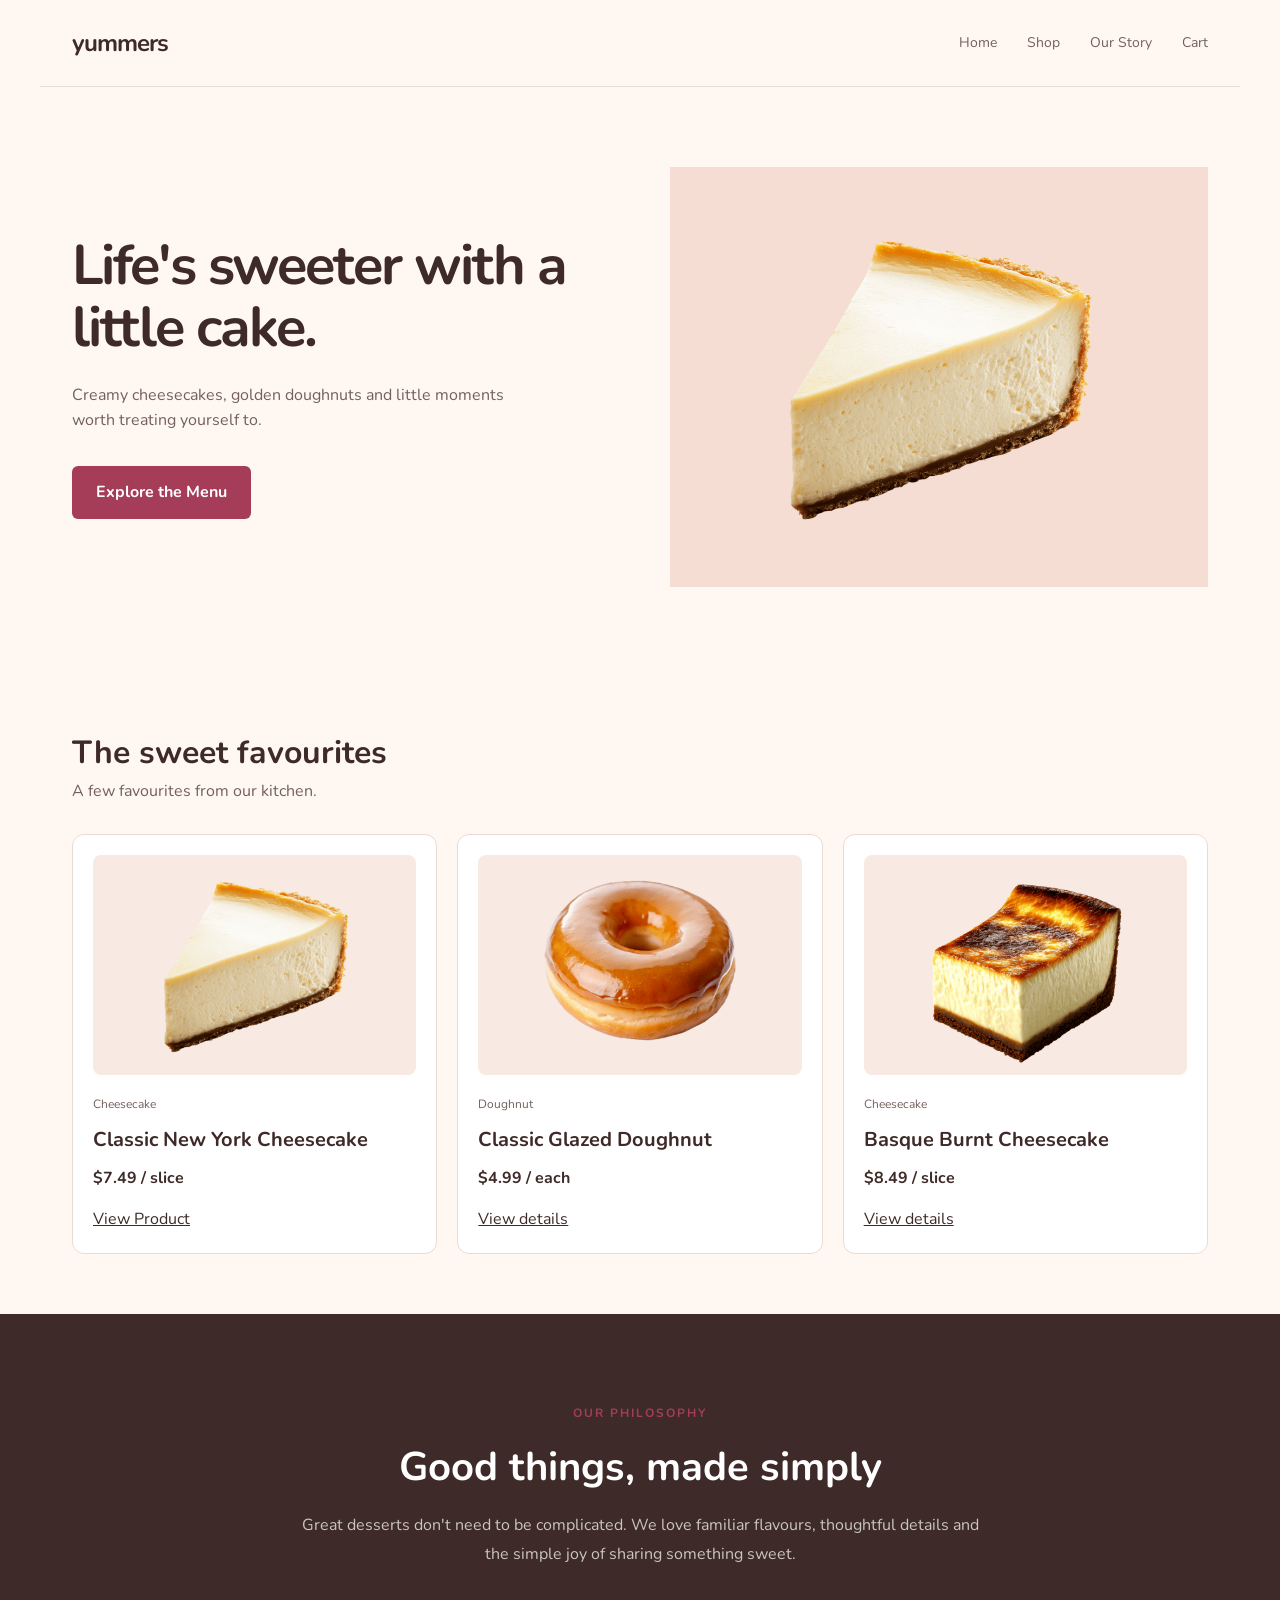
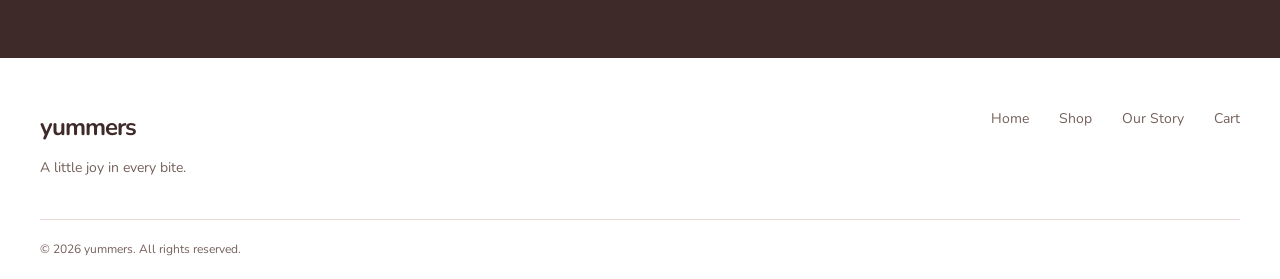
<file: index.html>
<!DOCTYPE html>
<html lang="en">
    <head>
        <meta charset="UTF-8">
        <meta name="viewport" content="width=device-width, initial-scale=1.0">
        <title>yummers</title>
        <link rel="stylesheet" href="css/style.css">
        <link rel="preconnect" href="https://fonts.googleapis.com">
        <link rel="preconnect" href="https://fonts.gstatic.com" crossorigin>
        <link href="https://fonts.googleapis.com/css2?family=Nunito:ital,wght@0,200..1000;1,200..1000&display=swap" rel="stylesheet">
    </head>

    <body>
        <header class="site-header">
            <a href="index.html" class="logo">yummers</a>

            <nav class="site-nav" aria-label="Main navigation">
                <a href="index.html">Home</a>
                <a href="products.html">Shop</a>
                <a href="index.html#our-story">Our Story</a>
                <a href="cart.html">Cart</a>
            </nav>
        </header>

        <!-- Main Content -->
        <main>

            <!-- Hero Section -->
            <section class="hero">
                <div class="hero-content">
                    <h1>Life's sweeter with a little cake.</h1>

                    <p class="hero-description">
                        Creamy cheesecakes, golden doughnuts and
                        little moments worth treating yourself to.
                    </p>

                    <a href="products.html" class="button">
                        Explore the Menu
                    </a>
                </div>

                <div class="hero-visual">
                    <img
                        src="assets/images/nycheesecake.png"
                        alt="Slice of New York cheesecake"
                        class="hero-image"
                    >
                </div>
            </section>

            <!-- Featured Products -->
            <section class="featured-products">

                <div class="section-heading">
                    <h2>The sweet favourites</h2>
                    <p>A few favourites from our kitchen.</p>
                </div>
                
                <div class="product-grid">

                    <!-- Product 1 -->
                     <article class="product-card">
                        <div class="product-image">
                            <img src="assets/images/nycheesecake.png"
                            alt="new york cheesecake"
                            loading="lazy">
                        </div>

                        <p class="product-category">Cheesecake</p>
                        <h3>Classic New York Cheesecake</h3>
                        <p class="product-price">$7.49 / slice</p>

                        <a href="product.html" class="product-link">
                            View Product
                        </a>
                     </article>

                     <!-- Product 2 -->
                    <article class="product-card">
                        <div class="product-image">
                            <img src="assets/images/glazedonut.png">
                        </div>

                        <p class="product-category">Doughnut</p>
                        <h3>Classic Glazed Doughnut</h3>
                        <p class="product-price">$4.99 / each</p>

                        <a href="product.html" class="product-link">
                            View details
                        </a>
                    </article>

                    <!-- Product 3 -->
                     <article class="product-card">
                        <div class="product-image">
                            <img src="assets/images/bakedcreamycheesecake.png">
                        </div>

                        <p class="product-category">Cheesecake</p>
                        <h3>Basque Burnt Cheesecake</h3>
                        <p class="product-price">$8.49 / slice</p>

                        <a href="product.html" class="product-link">
                            View details
                        </a>
                     </article>

                </div>
            </section>

            <!-- Brand Introduction -->
             <section class="brand-section" id="our-story">
                <div class="brand-content">
                    <p class="eyebrow">OUR PHILOSOPHY</p>
                    <h2>Good things, made simply</h2>
                    <p>
                        Great desserts don't need to be complicated.
                        We love familiar flavours, thoughtful details
                        and the simple joy of sharing something sweet.
                    </p>
                </div>
             </section>
        </main>
        <footer class="site-footer">
            <div class="footer-content">
                <div class="footer-brand">
                    <a href="index.html" class="logo">yummers</a>
                    <p>A little joy in every bite.</p>
                </div>
                <nav class="footer-links" aria-label="Footer navigation">
                    <a href="index.html">Home</a>
                    <a href="products.html">Shop</a>
                    <a href="index.html#our-story">Our Story</a>
                    <a href="cart.html">Cart</a>
                </nav>

            </div>
            
            <div class="footer-bottom">
                <p>&copy; 2026 yummers. All rights reserved.</p>
            </div>
        </footer>
    </body>
</html>
</file>
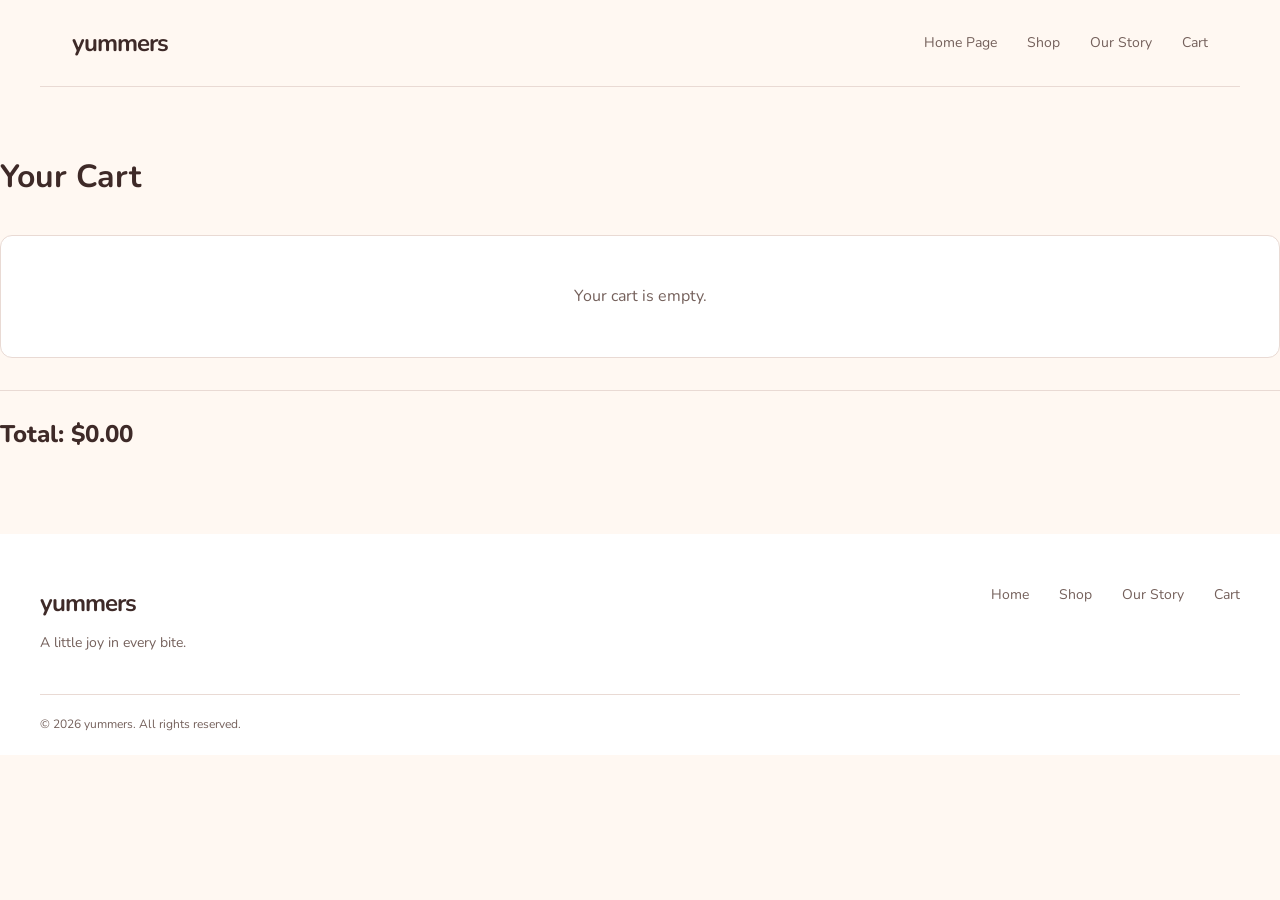
<file: cart.html>
<!DOCTYPE html>
<html lang="en">
    <head>
        <meta charset="UTF-8">
        <meta name="viewport" content="width=device-width, initial-scale=1.0">
        <title>Your Cart | yummers</title>
        <link rel="stylesheet" href="css/style.css">
        <link rel="preconnect" href="https://fonts.googleapis.com">
        <link rel="preconnect" href="https://fonts.gstatic.com" crossorigin>
        <link href="https://fonts.googleapis.com/css2?family=Nunito:ital,wght@0,200..1000;1,200..1000&display=swap" rel="stylesheet">
    </head>

    <body>
        <header class="site-header">
            <a href="index.html" class="logo">yummers</a>

            <nav class="site-nav" aria-label="Main navigation">
                <a href="index.html">Home Page</a>
                <a href="products.html">Shop</a>
                <a href="index.html#our-story">Our Story</a>
                <a href="cart.html">Cart</a>
            </nav>
        </header>
        <main class="container cart-page">
            <h1>Your Cart</h1>
            <div id="cart-items"></div>
            <p id="cart-total"></p>
        </main>
        <footer class="site-footer">
            <div class="footer-content">
                <div class="footer-brand">
                    <a href="index.html" class="logo">yummers</a>
                    <p>A little joy in every bite.</p>
                </div>
                <nav class="footer-links" aria-label="Footer navigation">
                    <a href="index.html">Home</a>
                    <a href="products.html">Shop</a>
                    <a href="index.html#our-story">Our Story</a>
                    <a href="cart.html">Cart</a>
                </nav>

            </div>
            
            <div class="footer-bottom">
                <p>&copy; 2026 yummers. All rights reserved.</p>
            </div>
        </footer>
        <script type="module" src="js/cart-page.js"></script>
    </body>
</html>
</file>
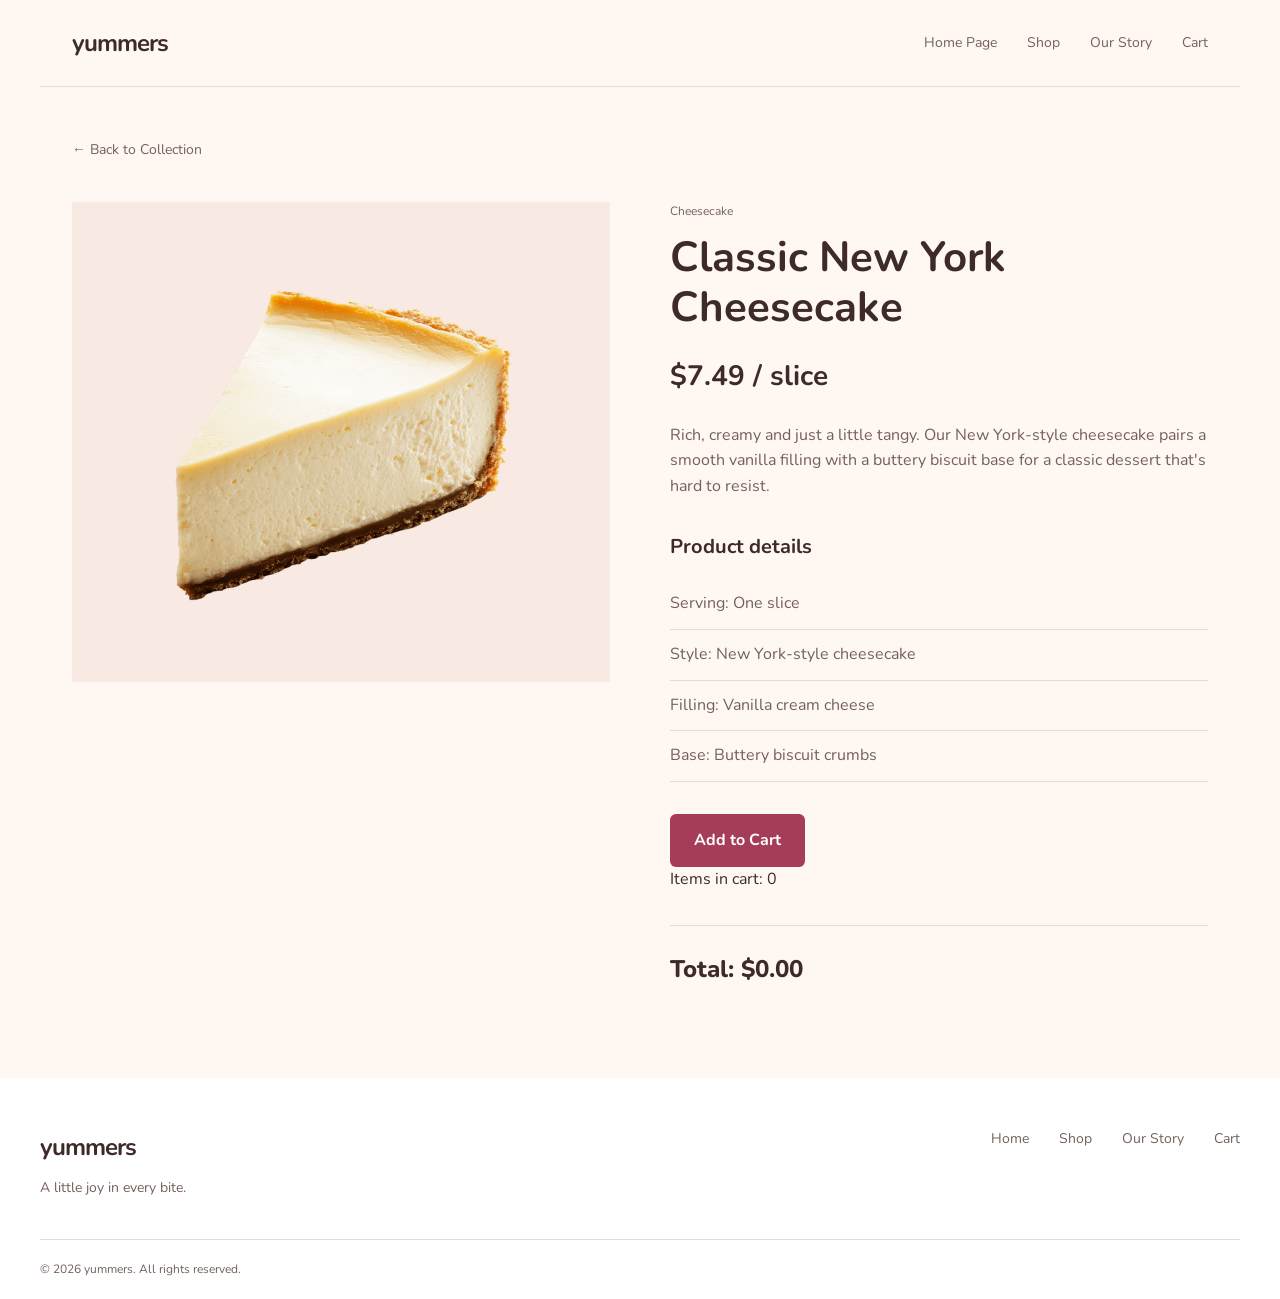
<file: product.html>
<!DOCTYPE html>
<html lang="en">
    <head>
        <meta charset="UTF-8">
        <meta name="viewport" content="width=device-width, initial-scale=1.0">
        <title>Classic New York Cheesecake | yummers</title>
        <link rel="stylesheet" href="css/style.css">
        <link rel="preconnect" href="https://fonts.googleapis.com">
        <link rel="preconnect" href="https://fonts.gstatic.com" crossorigin>
        <link href="https://fonts.googleapis.com/css2?family=Nunito:ital,wght@0,200..1000;1,200..1000&display=swap" rel="stylesheet">
    </head>

    <body>
        <header class="site-header">
            <a href="index.html" class="logo">yummers</a>

            <nav class="site-nav" aria-label="Main navigation">
                <a href="index.html">Home Page</a>
                <a href="products.html">Shop</a>
                <a href="index.html#our-story">Our Story</a>
                <a href="cart.html">Cart</a>
            </nav>
        </header>

        <!-- Main Content -->
        <main class="product-page">
            <a href="products.html" class="back-link">
                ← Back to Collection
            </a>

            <section class="product-detail" aria-labelledby="product-title">
                <!-- Product Image -->
                 <div class="detail-image">
                    <img
                        src="assets/images/nycheesecake.png"
                        alt="new york cheesecake">
                 </div>

                 <!-- Product Information -->
                  <div class="detail-info">
                    <p class="product-category">Cheesecake</p>
                    <h1 id="product-title">Classic New York Cheesecake</h1>
                    <p class="detail-price">$7.49 / slice</p>
                    <p class="detail-description">
                        Rich, creamy and just a little tangy. Our New York-style
                        cheesecake pairs a smooth vanilla filling with a buttery
                        biscuit base for a classic dessert that's hard to resist.
                    </p>
                    <h2>Product details</h2>
                    <ul class="detail-specs">
                        <li>Serving: One slice</li>
                        <li>Style: New York-style cheesecake</li>
                        <li>Filling: Vanilla cream cheese</li>
                        <li>Base: Buttery biscuit crumbs</li>
                    </ul>
                    <button type="button" class="button" id="add-to-cart">
                        Add to Cart
                    </button>
                    <p id="cart-feedback" role="status"></p>
                    <p id="card-summary"></p>
                    <p id="cart-total"></p>
                  </div>
            </section>
        </main>

        <footer class="site-footer">
            <div class="footer-content">
                <div class="footer-brand">
                    <a href="index.html" class="logo">yummers</a>
                    <p>A little joy in every bite.</p>
                </div>
                <nav class="footer-links" aria-label="Footer navigation">
                    <a href="index.html">Home</a>
                    <a href="products.html">Shop</a>
                    <a href="index.html#our-story">Our Story</a>
                    <a href="cart.html">Cart</a>
                </nav>

            </div>
            
            <div class="footer-bottom">
                <p>&copy; 2026 yummers. All rights reserved.</p>
            </div>
        </footer>
        <script type="module" src="js/cart.js"></script>
    </body>
</html>
</file>
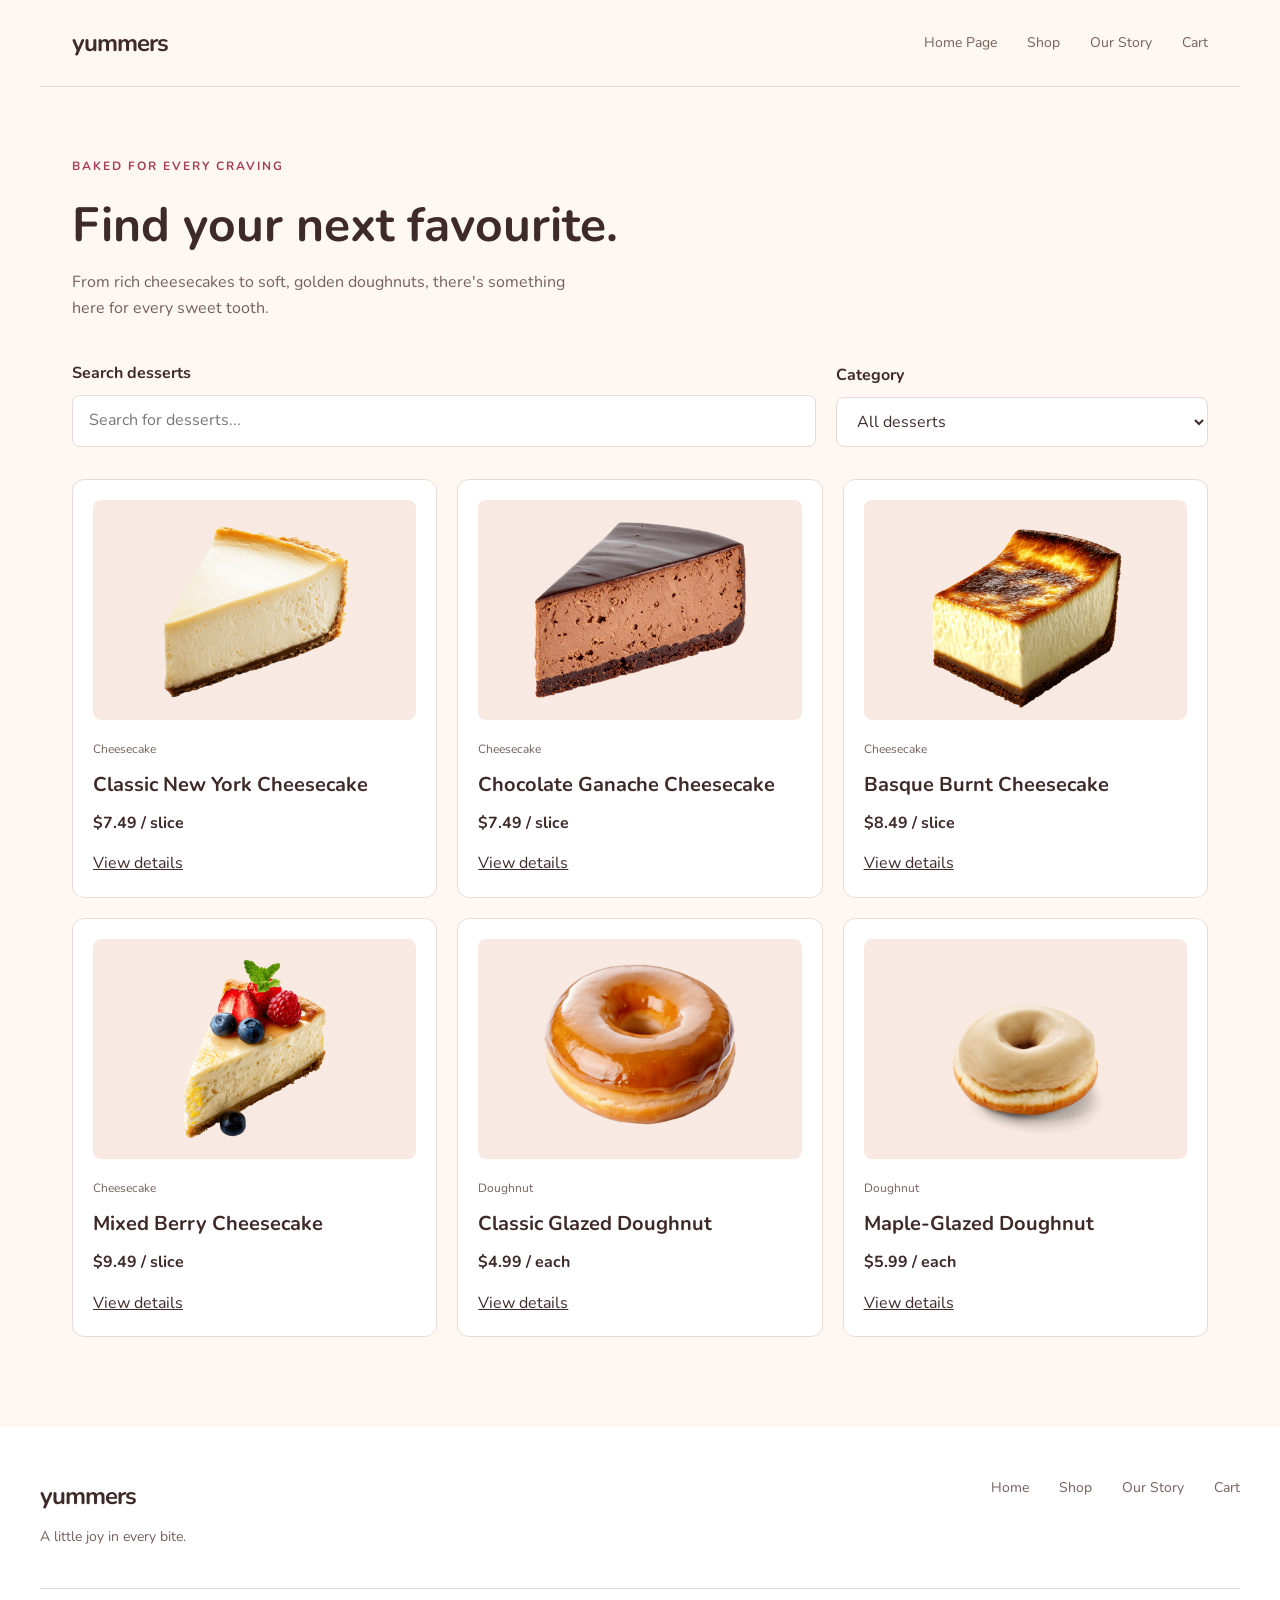
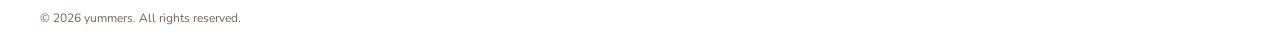
<file: products.html>
<!DOCTYPE html>
<html lang="en">
    <head>
        <meta charset="UTF-8">
        <meta name="viewport" content="width=device-width, initial-scale=1.0">
        <title>Menu | yummers</title>
        <link rel="stylesheet" href="css/style.css">
        <link rel="preconnect" href="https://fonts.googleapis.com">
        <link rel="preconnect" href="https://fonts.gstatic.com" crossorigin>
        <link href="https://fonts.googleapis.com/css2?family=Nunito:ital,wght@0,200..1000;1,200..1000&display=swap" rel="stylesheet">
    </head>

    <body>
        <header class="site-header">
            <a href="index.html" class="logo">yummers</a>

            <nav class="site-nav" aria-label="Main navigation">
                <a href="index.html">Home Page</a>
                <a href="products.html">Shop</a>
                <a href="index.html#our-story">Our Story</a>
                <a href="cart.html">Cart</a>
            </nav>
        </header>

        <!-- Main Content -->
        <main class="catalogue">
                <!-- Catalogue Heading-->
                 <header class="catalogue-heading">
                    <p class="eyebrow">BAKED FOR EVERY CRAVING</p>
                    <h1>Find your next favourite.</h1>
                    <p>
                        From rich cheesecakes to soft, golden
                        doughnuts, there's something here for
                        every sweet tooth.
                    </p>
                 </header>

                 <div class="catalogue-filters">
                    <div class="catalogue-search">
                        <label for="product-search">Search desserts</label>
                        <input
                            type="search"
                            id="product-search"
                            placeholder="Search for desserts...">
                    </div>

                    <div class="catalogue-category">
                        <label for="category-filter">Category</label>
                        <Select id="category-filter">
                            <option value="all">All desserts</option>
                            <option value="cheesecake">Cheesecakes</option>
                            <option value="doughnut">Doughnuts</option>
                        </Select>
                    </div>
                 </div>

                 <!-- All Products -->
                  <section aria-label="All products">
                    <div class="product-grid">
                        
                    <!-- Product 1 -->
                     <article class="product-card">
                        <div class="product-image">
                            <img
                            src="assets/images/nycheesecake.png"
                            alt=" Classic New York Cheesecake"
                            loading="lazy">
                        </div>

                        <p class="product-category">Cheesecake</p>
                        <h3>Classic New York Cheesecake</h3>
                        <p class="product-price">$7.49 / slice</p>

                        <a href="product.html" class="product-link">
                            View details
                        </a>
                     </article>

                     <!-- Product 2 -->
                    <article class="product-card">
                        <div class="product-image">
                            <img
                            src="assets/images/chocolatecheesecake.png"
                            alt="Chocolate Cheesecake"
                            loading="lazy">
                        </div>

                        <p class="product-category">Cheesecake</p>
                        <h3>Chocolate Ganache Cheesecake</h3>
                        <p class="product-price">$7.49 / slice</p>

                        <a href="product.html" class="product-link">
                            View details
                        </a>
                    </article>

                    <!-- Product 3 -->
                     <article class="product-card">
                        <div class="product-image">
                            <img src="assets/images/bakedcreamycheesecake.png"
                            alt="baked creamy cheesecake"
                            loading="lazy">
                        </div>

                        <p class="product-category">Cheesecake</p>
                        <h3>Basque Burnt Cheesecake</h3>
                        <p class="product-price">$8.49 / slice</p>

                        <a href="product.html" class="product-link">
                            View details
                        </a>
                     </article>

                    <!-- Product 4 -->
                     <article class="product-card">
                        <div class="product-image">
                            <img src="assets/images/fruitcheesecake.png"
                            alt="fruit cheese cake"
                            loading="lazy">
                        </div>

                        <p class="product-category">Cheesecake</p>
                        <h3>Mixed Berry Cheesecake</h3>
                        <p class="product-price">$9.49 / slice</p>

                        <a href="product.html" class="product-link">
                            View details
                        </a>
                     </article>

                     <!-- Product 5 -->
                    <article class="product-card">
                        <div class="product-image">
                            <img src="assets/images/glazedonut.png">
                        </div>

                        <p class="product-category">Doughnut</p>
                        <h3>Classic Glazed Doughnut</h3>
                        <p class="product-price">$4.99 / each</p>

                        <a href="product.html" class="product-link">
                            View details
                        </a>
                    </article>

                    <!-- Product 6 -->
                    <article class="product-card">
                        <div class="product-image">
                            <img src="assets/images/mapleglazedonut.png"
                            alt="maple glazed donut"
                            loading="lazy">

                        </div>

                        <p class="product-category">Doughnut</p>
                        <h3>Maple-Glazed Doughnut</h3>
                        <p class="product-price">$5.99 / each</p>

                        <a href="product.html" class="product-link">
                            View details
                        </a>
                    </article>

                        
                        </div>
                        
                  </section>
                </main>
        <footer class="site-footer">
            <div class="footer-content">
                <div class="footer-brand">
                    <a href="index.html" class="logo">yummers</a>
                    <p>A little joy in every bite.</p>
                </div>
                <nav class="footer-links" aria-label="Footer navigation">
                    <a href="index.html">Home</a>
                    <a href="products.html">Shop</a>
                    <a href="index.html#our-story">Our Story</a>
                    <a href="cart.html">Cart</a>
                </nav>

            </div>
            
            <div class="footer-bottom">
                <p>&copy; 2026 yummers. All rights reserved.</p>
            </div>
        </footer>
        <script src="js/products.js"></script>
    </body>
</html>
</file>
<file: css/style.css>
/* CSS VARIABLES */
:root {
    --color-background: #FFF8F2;
    --color-surface: #FFFFFF;
    --color-text: #3E2A28;
    --color-muted: #74605B;
    --color-accent: #A53D59;
    --color-border: #E9DAD4;

    --container-width: 1200px;
}


/* GLOBAL RESET */
* {
    box-sizing: border-box;
    margin: 0;
    padding: 0;
}

/* BODY */

body {
    background-color: var(--color-background);
    color: var(--color-text);
    font-family: "Nunito", sans-serif;
    line-height: 1.6;
}

/* GLOBAL ELEMENTS */
a {
    color: inherit;
    text-decoration: none;
}

img {
    max-width: 100%;
    display: block;
}

button {
    font: inherit;
    cursor: pointer;
}


/* NAVIGATION BAR */

.site-header {
    max-width: var(--container-width);
    margin: 0 auto;
    padding: 24px 32px;

    display: flex;
    justify-content: space-between;
    align-items: center;

    border-bottom: 1px solid var(--color-border);
}


/* LOGO */

.logo {
    font-size: 24px;
    font-weight: bold;
    letter-spacing: -1px;
}


/* NAVIGATION LINKS */

.site-nav {
    display: flex;
    gap: 30px;
}

.site-nav a {
    color: var(--color-muted);
    font-size: 14px;

    transition: color 0.3s ease;
}

.site-nav a:hover {
    color: var(--color-text);
}


/* HERO SECTION */

.hero {
    max-width: var(--container-width);
    margin: 0 auto;
    padding: 80px 32px;

    display: flex;
    align-items: center;
    justify-content: space-between;
    gap: 60px;
}


/* HERO TEXT */

.hero-content {
    flex: 1 1 360px;
}

.eyebrow {
    color: var(--color-accent);
    font-size: 12px;
    font-weight: bold;
    letter-spacing: 2px;
    margin-bottom: 20px;
}

.hero h1 {
    font-size: 56px;
    line-height: 1.1;
    letter-spacing: -2px;
    max-width: 500px;
}

.hero-description {
    color: var(--color-muted);
    margin: 24px 0 32px;
    max-width: 450px;
}


/* HERO BUTTON */

.button {
    display: inline-block;
    background-color: var(--color-accent);
    color: white;
    padding: 14px 24px;
    border: 0;
    border-radius: 6px;
    font-weight: 700;
    transition: background-color 0.3s ease;
}

.button:hover {
    background-color: #832D46;
    color: white;
}


/* HERO VISUAL */

.hero-visual {
    flex: 1 1 360px;
    min-height: 420px;
    background-color: #F5DDD3;

    display: flex;
    justify-content: center;
    align-items: center;
    overflow: hidden;
}

.hero-image {
    width: 85%;
    max-height: 360px;
    object-fit: contain;
}

/* FEATURED PRODUCTS */

.featured-products {
    max-width: var(--container-width);
    margin: 0 auto;
    padding: 60px 32px;
}

.section-heading {
    margin-bottom: 30px;
}

.section-heading h2 {
    font-size: 32px;
}

.section-heading p {
    color: var(--color-muted);
}


/* PRODUCT GRID */

.product-grid {
    display: grid;
    grid-template-columns: repeat(3, 1fr);
    gap: 20px;
}


/* PRODUCT CARDS */

.product-card {
    background-color: var(--color-surface);
    padding: 20px;
    border: 1px solid var(--color-border);
    border-radius: 12px;

    transition: transform 0.2s ease,
                box-shadow 0.2s ease;
}

.product-card:hover {
    transform: translateY(-3px);
    box-shadow: 0 10px 24px rgba(62, 42, 40, 0.08);
}

.product-image {
    height: 220px;
    background-color: #F8EAE2;
    border-radius: 8px;
    margin-bottom: 20px;

    display: flex;
    justify-content: center;
    align-items: center;
}

.product-image img {
    width: 100%;
    height: 100%;
    object-fit: contain;
}

.product-category {
    font-size: 12px;
    color: var(--color-muted);
}

.product-card h3 {
    font-size: 20px;
    margin: 10px 0;
}

.product-price {
    font-weight: bold;
    margin-bottom: 15px;
}

.product-link {
    text-decoration: underline;
}


/* BRAND INTRODUCTION */

.brand-section {
    background-color: var(--color-text);
    color: var(--color-surface);
    padding: 90px 32px;
}

.brand-content {
    max-width: 700px;
    margin: 0 auto;
    text-align: center;
}

.brand-content h2 {
    font-size: 40px;
    line-height: 1.2;
    margin-bottom: 20px;
}

.brand-content > p:last-child {
    color: #C9C5BF;
    line-height: 1.8;
}


/* FOOTER */

.site-footer {
    background-color: var(--color-surface);
    padding: 50px 32px 20px;
}

.footer-content {
    max-width: var(--container-width);
    margin: 0 auto;
    display: flex;
    justify-content: space-between;
    align-items: flex-start;
    gap: 40px;
}

.footer-brand p {
    color: var(--color-muted);
    font-size: 14px;
    margin-top: 10px;
}

.footer-links {
    display: flex;
    gap: 30px;
}

.footer-links a {
    color: var(--color-muted);
    font-size: 14px;
    transition: color 0.3s ease;
}

.footer-links a:hover {
    color: var(--color-text);
}

.footer-bottom {
    max-width: var(--container-width);
    margin: 40px auto 0;
    padding-top: 20px;
    border-top: 1px solid var(--color-border);
    color: var(--color-muted);
    font-size: 12px;
}


/* PRODUCT CATALOGUE */
.catalogue {
    max-width: var(--container-width);
    margin: 0 auto;
    padding: 70px 32px 90px;
}

.catalogue-heading {
    margin-bottom: 40px;
}

.catalogue-heading h1 {
    font-size: 48px;
    line-height: 1.2;
    margin-bottom: 16px;
}

.catalogue-heading > p:last-child {
    color: var(--color-muted);
    max-width: 500px;
}


/* PRODUCT DETAILS PAGE */
.product-page {
    max-width: var(--container-width);
    margin: 0 auto;
    padding: 50px 32px 90px;
}

.back-link {
    display: inline-block;
    color: var(--color-muted);
    font-size: 14px;
    margin-bottom: 40px;
}

.back-link:hover {
    color: var(--color-text);
}


/* PRODUCT DETAIL LAYOUT */
.product-detail {
    display: grid;
    grid-template-columns: 1fr 1fr;
    gap: 60px;
    align-items: start;
}


/* PRODUCT IMAGE */
.detail-image {
    background-color: #F8EAE2;
    min-height: 480px;
    display: flex;
    justify-content: center;
    align-items: center;
    color: var(--color-muted);
}

.detail-image {
    padding: 24px;
}

.detail-image img {
    width: 100%;
    max-height: 400px;
    object-fit: contain;
}


/* PRODUCT INFORMATION */
.detail-info h1 {
    font-size: 42px;
    line-height: 1.2;
    margin: 12px 0 20px;
}


.detail-price {
    font-size: 28px;
    font-weight: bold;
    margin-bottom: 24px;
}


.detail-description {
    color: var(--color-muted);
    margin-bottom: 32px;
}


.detail-info h2 {
    font-size: 20px;
    margin-bottom: 16px;
}


/* SPECIFICATIONS */
.detail-specs {
    list-style: none;
    margin-bottom: 32px;
}

.detail-specs li {
    padding: 12px 0px;
    border-bottom: 1px solid var(--color-border);
    color: var(--color-muted);
}


.button:disabled {
    opacity: 0.6;
    cursor: not-allowed;
}


/* SHOPPING CART */

.cart-page {
    padding-top: 64px;
    padding-bottom: 80px;
}

.cart-page h1 {
    margin-bottom: 32px;
}

#cart-items {
    display: flex;
    flex-direction: column;
    gap: 16px;
}

/* INDIVIDUAL CART PRODUCT */

.cart-item {
    background-color: var(--color-surface);
    border: 1px solid var(--color-border);
    border-radius: 12px;
    padding: 24px;
}

.cart-item h3 {
    margin-bottom: 12px;
    color: var(--color-text);
}

.cart-item p {
    margin-bottom: 8px;
    color: var(--color-muted);
}

/* QUANTITY AND REMOVE CONTROLS */

.cart-controls {
    display: flex;
    align-items: center;
    gap: 12px;
    margin-top: 20px;
}

.cart-quantity-button {
    min-width: 44px;
    min-height: 44px;
    padding: 8px 12px;
    background-color: var(--color-background);
    color: var(--color-text);
    border: 1px solid var(--color-border);
    border-radius: 6px;
    cursor: pointer;
}

.cart-quantity-button:hover {
    background-color: var(--color-border);
}

.cart-remove-button {
    min-height: 44px;
    padding: 8px 16px;
    background-color: transparent;
    color: var(--color-accent);
    border: 1px solid var(--color-accent);
    border-radius: 6px;
    cursor: pointer;
}

.cart-remove-button:hover {
    background-color: var(--color-accent);
    color: white;
}

/* TOTAL PRICE */

#cart-total {
    margin-top: 32px;
    padding-top: 24px;
    border-top: 1px solid var(--color-border);

    font-size: 24px;
    font-weight: 800;
    color: var(--color-text);
}

/* EMPTY CART */

.cart-empty {
    padding: 48px 24px;
    text-align: center;
    background-color: var(--color-surface);
    border: 1px solid var(--color-border);
    border-radius: 12px;
    color: var(--color-muted);
}


/* PRODUCT SEARCH AND FILTERS */

.catalogue-filters {
    display: flex;
    gap: 20px;
    margin-bottom: 32px;
    align-items: flex-end;
}

.catalogue-search {
    flex: 2;
}

.catalogue-category {
    flex: 1;
}

.catalogue-filters label {
    display: block;
    margin-bottom: 8px;
    font-weight: 700;
    color: var(--color-text);
}

.catalogue-filters input,
.catalogue-filters select {
    width: 100%;
    padding: 12px 16px;
    border: 1px solid var(--color-border);
    border-radius: 8px;
    background-color: var(--color-surface);
    color: var(--color-text);
    font: inherit;
}


/* TABLET RESPONSIVE DESIGN */

@media (max-width: 900px) {
    .hero {
        flex-direction: column;
        align-items: stretch;
        gap: 40px;
        padding: 60px 24px;
    }

    .hero-content,
    .hero-visual {
        flex: none;
        width: 100%;
    }

    .hero h1 {
        font-size: 42px;
    }

    .hero-visual {
        min-height: 320px;
    }

    .product-grid {
        grid-template-columns: repeat(2, 1fr);
    }

    .featured-products {
        padding: 50px 24px;
    }

    .footer-content {
        gap: 20px;
    }

    .catalogue {
        padding: 60px 24px;
    }

    .product-page {
        padding: 40px 24px 60px;
    }

    .product-detail {
        grid-template-columns: 1fr;
        gap: 40px;
    }

    .detail-image {
        min-height: 360px;
    }
}


/* MOBILE RESPONSIVE DESIGN */
@media (max-width: 600px) {
    .site-header {
        flex-direction: column;
        align-items: flex-start;
        gap: 16px;
        padding: 20px;
    }

    .site-nav {
        gap: 16px;
        flex-wrap: wrap;
    }

    .hero {
        padding: 48px 20px;
        gap: 30px;
    }

    .hero h1 {
        font-size: 36px;
        letter-spacing: -1px;
    }

    .hero-visual {
        min-height: 260px;
    }

    .featured-products {
        padding: 40px 20px;
    }

    .product-grid {
        grid-template-columns: 1fr;
    }

    .section-heading h2 {
        font-size: 28px;
    }

    .product-card {
        padding: 16px;
    }

    .hero-description {
        font-size: 14px;
    }

    .brand-section {
        padding: 60px 20px;
    }

    .brand-content h2 {
        font-size: 30px;
    }

    .site-footer {
        padding: 40px 20px 20px;
    }

    .footer-content {
        flex-direction: column;
        gap: 24px;
    }

    .footer-links {
        flex-wrap: wrap;
        gap: 16px;
    }

    .catalogue {
        padding: 48px 20px 60px;
    }

    .catalogue-heading h1 {
        font-size: 34px;
    }

    .product-page {
        padding: 30px 20px 50px;
    }

    .detail-image {
        min-height: 280px;
    }

    .detail-info h1 {
        font-size: 32px;
    }

    .cart-page {
    padding-top: 32px;
    padding-bottom: 48px;
    }

    .cart-item {
        padding: 16px;
    }

    .cart-controls {
        gap: 8px;
    }

    .catalogue-filters {
    flex-direction: column;
    align-items: stretch;
    gap: 16px;
    }

    #cart-total {
        font-size: 22px;
    }
}
</file>
